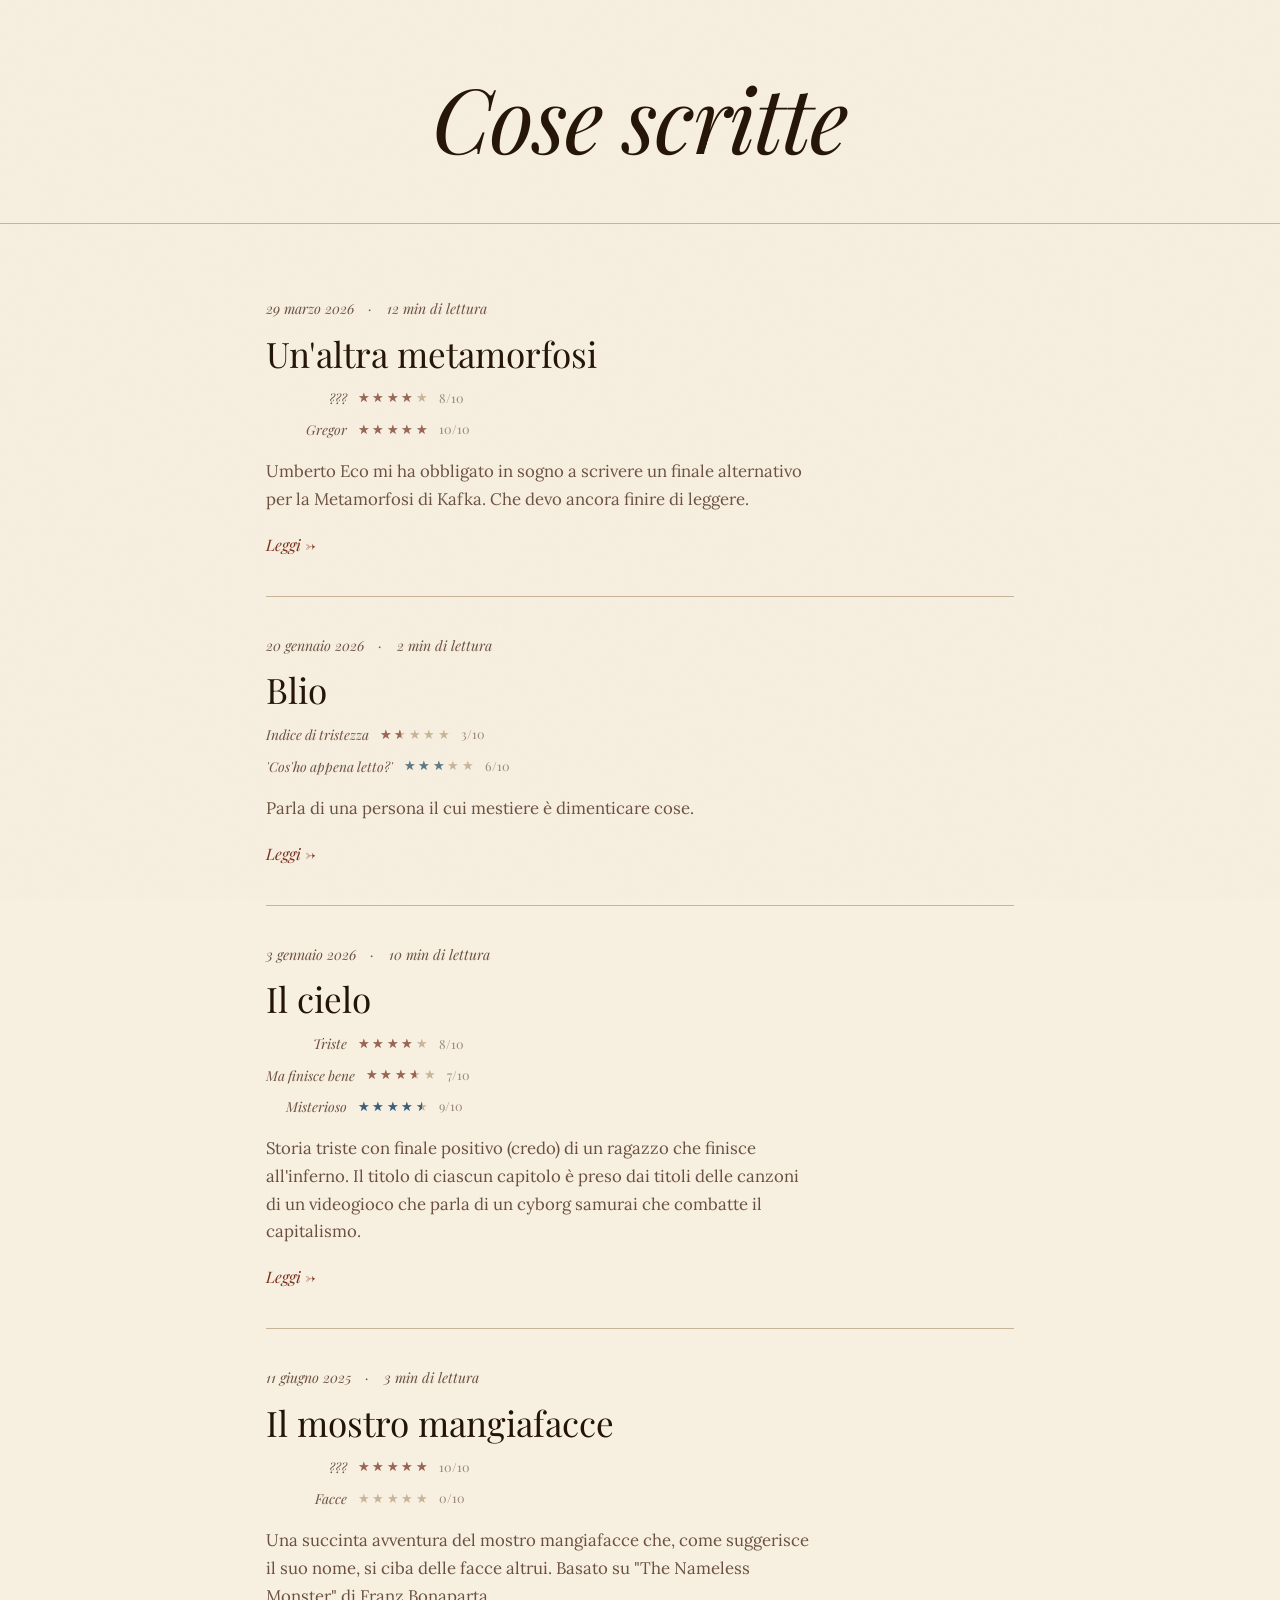
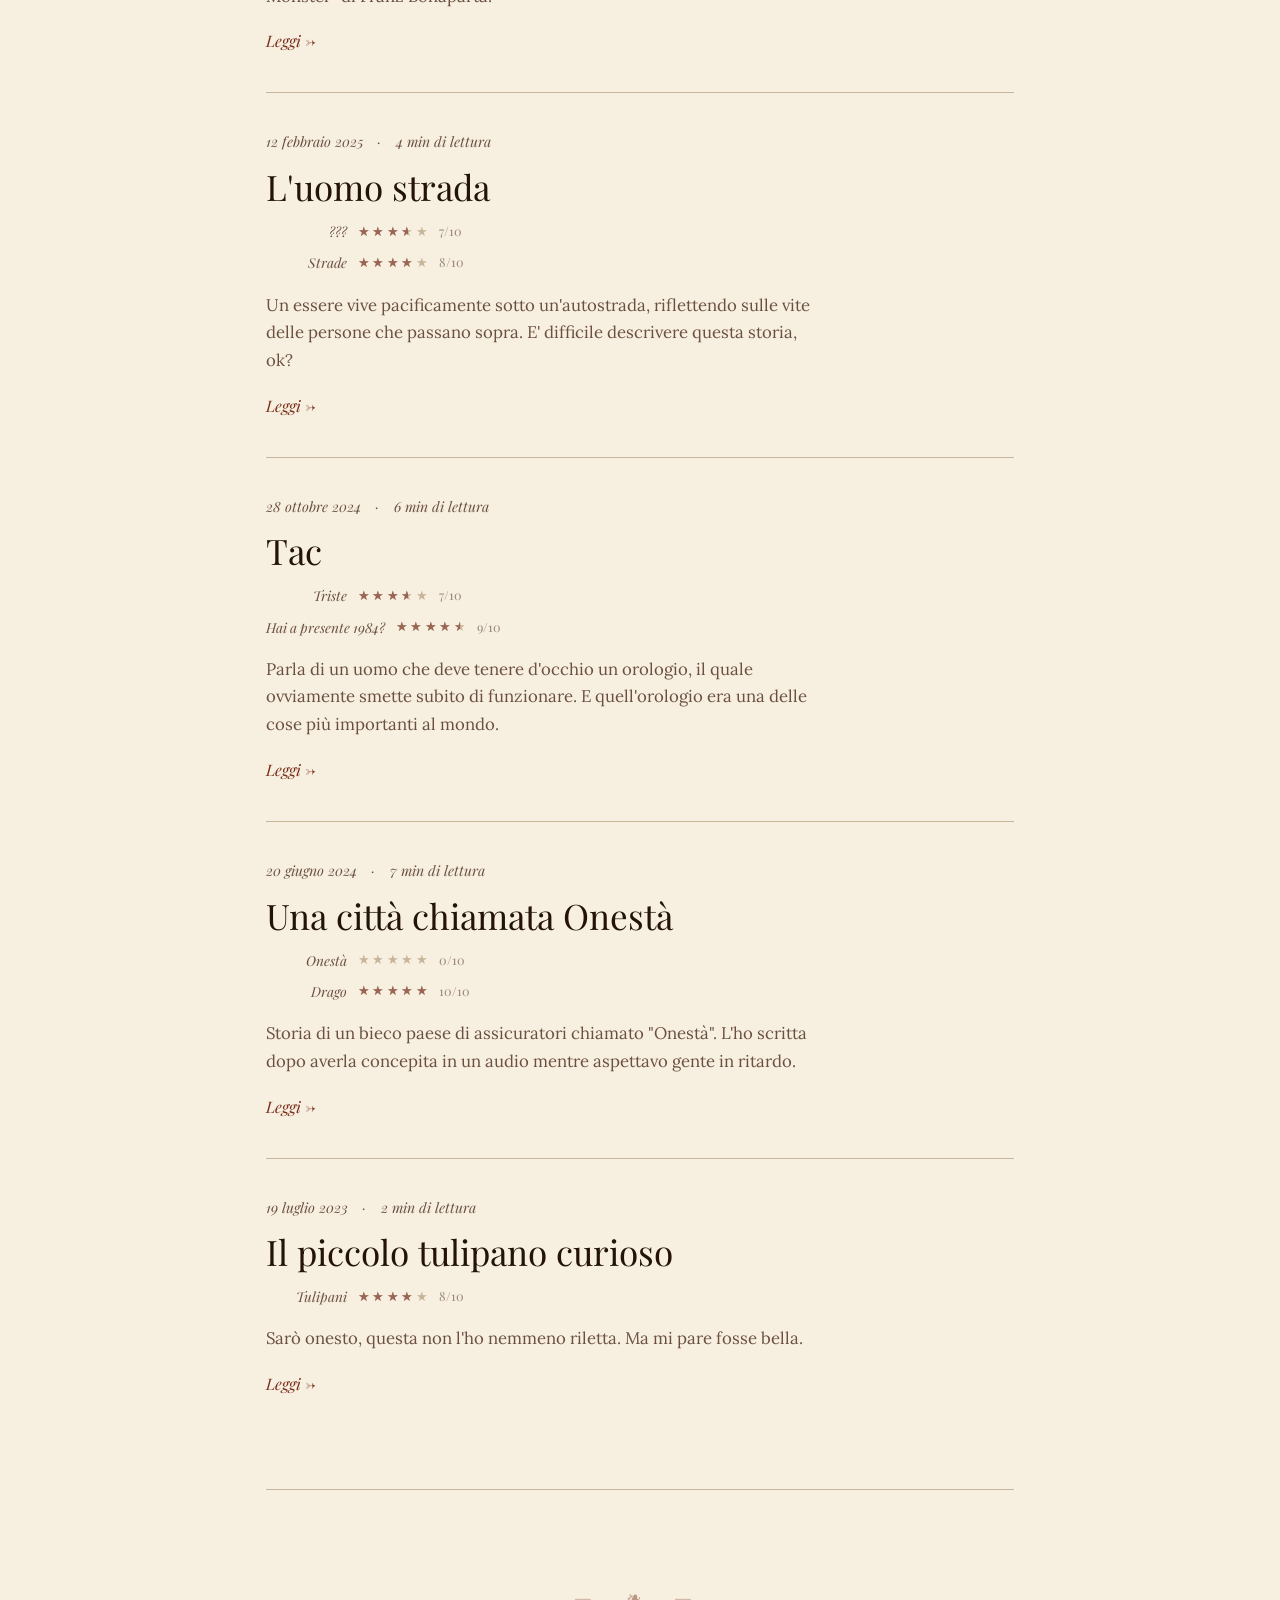
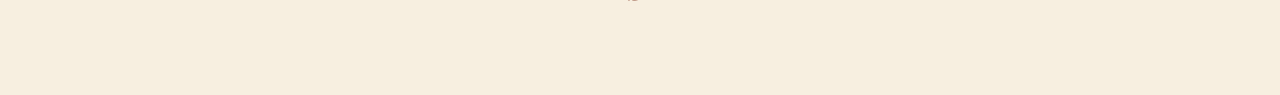
<file: index.html>
<!DOCTYPE html>
<html lang="it">
<head>
  <meta charset="UTF-8">
  <meta name="viewport" content="width=device-width, initial-scale=1.0">
  <meta name="description" content="Cose scritte">
  <title>Cose scritte</title>
  <link rel="stylesheet" href="css/style.css">
  <!-- Google Analytics -->
 <script async src="https://www.googletagmanager.com/gtag/js?id=G-CT8GDPCRQW"></script>
 <script>
  window.dataLayer = window.dataLayer || [];
  function gtag(){dataLayer.push(arguments);}
  gtag('js', new Date());
  gtag('config', 'G-CT8GDPCRQW');
 </script>
</head>
<body>

  <header class="testata">
    <h1 class="testata-titolo">Cose scritte</h1>
    <p class="testata-sottotitolo"></p>
  </header>

  <main class="contenitore">
    <div id="lista-storie-contenitore">
      <p class="caricamento">Caricamento…</p>
    </div>

    <footer class="pie-pagina">
      <div class="ornamento">— ❧ —</div>
    </footer>
  </main>

  <script src="js/app.js"></script>
</body>
</html>
</file>
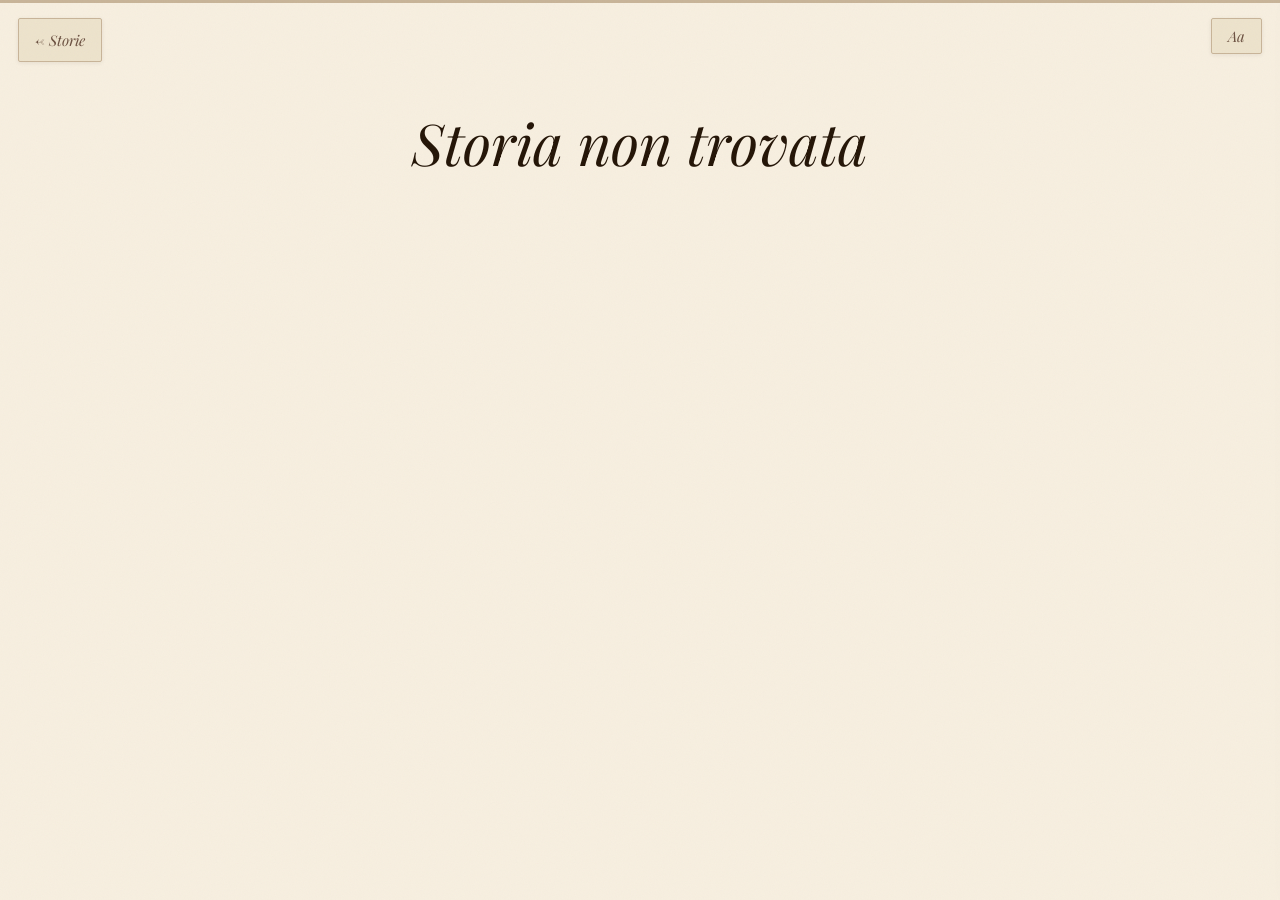
<file: storia.html>
<!DOCTYPE html>
<html lang="it">
<head>
  <meta charset="UTF-8">
  <meta name="viewport" content="width=device-width, initial-scale=1.0">
  <title>Cose scritte</title>
  <link rel="stylesheet" href="css/style.css">
  <!-- Google Analytics -->
 <script async src="https://www.googletagmanager.com/gtag/js?id=G-CT8GDPCRQW"></script>
 <script>
  window.dataLayer = window.dataLayer || [];
  function gtag(){dataLayer.push(arguments);}
  gtag('js', new Date());
  gtag('config', 'G-CT8GDPCRQW');
 </script>
</head>
<body>

  <!-- Barra di avanzamento lettura -->
  <div class="barra-progresso-contenitore" id="barraProgresso">
    <div class="barra-progresso" id="barraProgressoInner"></div>
  </div>

  <!-- Pulsante: torna alla lista -->
  <a href="index.html" class="btn-indietro">← Storie</a>

  <!-- Pulsante: apri impostazioni -->
  <button class="btn-impostazioni" id="btnImpostazioni" aria-label="Impostazioni di lettura">Aa</button>

  <!-- Overlay semi-trasparente per chiudere il pannello -->
  <div class="overlay" id="overlay"></div>

  <!-- Pannello impostazioni -->
  <aside class="pannello-impostazioni" id="pannelloImpostazioni" aria-label="Impostazioni di lettura">
    <div class="pannello-titolo">
      <span>Impostazioni lettura</span>
      <button class="chiudi-pannello" id="chiudiPannello" aria-label="Chiudi">✕</button>
    </div>

    <!-- Tema -->
    <div class="impostazione-gruppo">
      <p class="impostazione-etichetta">Tema</p>
      <div class="opzioni-tema" role="group" aria-label="Scegli tema">
        <button class="btn-tema attivo" data-tema="chiaro">Chiaro</button>
        <button class="btn-tema" data-tema="scuro">Scuro</button>
        <button class="btn-tema" data-tema="grigio">Grigio</button>
      </div>
    </div>

    <!-- Dimensione testo -->
    <div class="impostazione-gruppo">
      <p class="impostazione-etichetta">Dimensione testo</p>
      <div class="controllo-dimensione">
        <button class="btn-dimensione" id="diminuisci" aria-label="Riduci testo">A−</button>
        <span class="dimensione-corrente" id="dimensioneCorrente">Medio</span>
        <button class="btn-dimensione" id="aumenta" aria-label="Aumenta testo">A+</button>
      </div>
    </div>

    <!-- Modalità di lettura -->
    <div class="impostazione-gruppo">
      <p class="impostazione-etichetta">Modalità di lettura</p>
      <div class="opzioni-modalita" role="group" aria-label="Scegli modalità">
        <button class="btn-modalita attivo" data-modalita="scorri">📜 Scorri</button>
        <button class="btn-modalita" data-modalita="libro">📖 Libro</button>
      </div>
    </div>

    <!-- Toggle barra avanzamento -->
    <div class="impostazione-gruppo">
      <div class="toggle-riga">
        <p class="impostazione-etichetta">Barra avanzamento</p>
        <label class="toggle" aria-label="Mostra barra avanzamento">
          <input type="checkbox" id="toggleProgresso" checked>
          <span class="toggle-cursore"></span>
        </label>
      </div>
    </div>
  </aside>

  <!-- Contenuto della storia -->
  <article id="contenuto-storia">
    <header class="intestazione-storia">
      <div class="storia-meta" id="storia-meta"></div>
      <h1 id="storia-titolo">Caricamento…</h1>
    </header>
    <div class="testo-storia" id="testo-storia"></div>
  </article>

  <!-- Navigazione modalità libro (nascosta di default) -->
  <nav class="navigazione-ebook nascosta" id="navigazioneEbook" aria-label="Navigazione pagine">
    <button class="nav-ebook-btn" id="paginaPrecedente" aria-label="Pagina precedente">← Precedente</button>
    <span class="nav-ebook-info" id="infoPagina" aria-live="polite">Pagina 1 di 1</span>
    <button class="nav-ebook-btn" id="paginaSuccessiva" aria-label="Pagina successiva">Successiva →</button>
  </nav>

  <script src="js/reader.js"></script>
</body>
</html>
</file>
<file: css/style.css>
/* ============================================================
   COSE SCRITTE — Foglio di stile principale
   Caratteri: Playfair Display (titoli) · Lora (corpo testo)
   ============================================================ */

@import url('https://fonts.googleapis.com/css2?family=Playfair+Display:ital,wght@0,400;0,600;0,700;1,400;1,600&family=Lora:ital,wght@0,400;0,500;1,400;1,500&display=swap');

/* === Variabili di tema === */
:root {
  --bg:           #F7EFE0;
  --bg-alt:       #EDE3CC;
  --bg-card:      #F2E8D5;
  --text:         #231406;
  --text-muted:   #6B5040;
  --accent:       #7A2E1A;
  --accent-soft:  rgba(122, 46, 26, 0.12);
  --border:       #C8B498;
  --shadow:       rgba(35, 20, 6, 0.08);

  --font-body:    'Lora', Georgia, serif;
  --font-display: 'Playfair Display', Georgia, serif;
  --font-size:    18px;
  --line-height:  1.9;
  --max-width:    66ch;

  --transition:   0.22s ease;
  --radius:       2px;
}

[data-tema="scuro"] {
  --bg:           #1A0F07;
  --bg-alt:       #241508;
  --bg-card:      #1F1209;
  --text:         #EEE4D0;
  --text-muted:   #9E8A74;
  --accent:       #C4714E;
  --accent-soft:  rgba(196, 113, 78, 0.15);
  --border:       #3D2A18;
  --shadow:       rgba(0, 0, 0, 0.35);
}

[data-tema="grigio"] {
  --bg:           #F0F0EC;
  --bg-alt:       #E4E4E0;
  --bg-card:      #EAEAE6;
  --text:         #181818;
  --text-muted:   #5A5A5A;
  --accent:       #3A3A3A;
  --accent-soft:  rgba(58, 58, 58, 0.1);
  --border:       #C8C8C4;
  --shadow:       rgba(0, 0, 0, 0.06);
}

/* === Font size variants === */
[data-dimensione="piccolo"]     { --font-size: 15px; }
[data-dimensione="medio"]       { --font-size: 18px; }
[data-dimensione="grande"]      { --font-size: 20px; }
[data-dimensione="molto-grande"]{ --font-size: 23px; }

/* === Reset === */
*, *::before, *::after {
  box-sizing: border-box;
  margin: 0;
  padding: 0;
}

html {
  font-size: var(--font-size);
  scroll-behavior: smooth;
  -webkit-text-size-adjust: 100%;
}

body {
  background-color: var(--bg);
  color: var(--text);
  font-family: var(--font-body);
  line-height: var(--line-height);
  transition:
    background-color var(--transition),
    color var(--transition);
  min-height: 100vh;
}

/* Grain paper texture overlay */
body::after {
  content: '';
  position: fixed;
  inset: 0;
  pointer-events: none;
  z-index: 9999;
  opacity: 0.035;
  background-image: url("data:image/svg+xml,%3Csvg xmlns='http://www.w3.org/2000/svg' width='300' height='300'%3E%3Cfilter id='n'%3E%3CfeTurbulence type='fractalNoise' baseFrequency='0.85' numOctaves='4' stitchTiles='stitch'/%3E%3C/filter%3E%3Crect width='300' height='300' filter='url(%23n)'/%3E%3C/svg%3E");
}

/* === Typography === */
h1, h2, h3, h4, h5 {
  font-family: var(--font-display);
  font-weight: 400;
  line-height: 1.2;
  color: var(--text);
}

a {
  color: var(--accent);
  text-decoration: none;
  transition: opacity var(--transition);
}
a:hover { opacity: 0.7; }

strong { font-weight: 600; }
em     { font-style: italic; }

/* === Layout container === */
.contenitore {
  max-width: 820px;
  margin: 0 auto;
  padding: 0 2rem;
}

/* ============================================================
   HOMEPAGE — Testata
   ============================================================ */
.testata {
  text-align: center;
  padding: 3.5rem 2rem 2.5rem;
  border-bottom: 1px solid var(--border);
  position: relative;
}

.testata-titolo {
  font-family: var(--font-display);
  font-size: clamp(2.8rem, 9vw, 5rem);
  font-style: italic;
  font-weight: 400;
  letter-spacing: -0.02em;
  color: var(--text);
  margin-bottom: 0.4rem;
  animation: saliSu 0.6s ease both;
}

.testata-sottotitolo {
  font-family: var(--font-display);
  font-style: italic;
  font-size: 0.82rem;
  color: var(--text-muted);
  letter-spacing: 0.2em;
  text-transform: uppercase;
  animation: saliSu 0.6s 0.1s ease both;
}

/* ============================================================
   ORNAMENTO
   ============================================================ */
.ornamento {
  text-align: center;
  color: var(--accent);
  font-size: 1rem;
  margin: 2.5rem 0;
  opacity: 0.45;
  letter-spacing: 0.8em;
  user-select: none;
}

/* ============================================================
   HOMEPAGE — Lista storie
   ============================================================ */
.lista-storie {
  list-style: none;
  padding: 2rem 0 0;
}

.storia-anteprima {
  padding: 2rem 0;
  border-bottom: 1px solid var(--border);
  animation: saliSu 0.45s ease both;
  transition: background-color var(--transition);
}

.storia-anteprima:last-child {
  border-bottom: none;
}

.storia-anteprima:nth-child(1) { animation-delay: 0.05s; }
.storia-anteprima:nth-child(2) { animation-delay: 0.10s; }
.storia-anteprima:nth-child(3) { animation-delay: 0.15s; }
.storia-anteprima:nth-child(4) { animation-delay: 0.20s; }
.storia-anteprima:nth-child(5) { animation-delay: 0.25s; }

.storia-meta {
  display: flex;
  align-items: center;
  flex-wrap: wrap;
  gap: 0.5rem 0.8rem;
  font-family: var(--font-display);
  font-style: italic;
  font-size: 0.78rem;
  color: var(--text-muted);
  margin-bottom: 0.55rem;
}

.storia-letta-badge {
  color: var(--accent);
  opacity: 0.8;
  font-style: normal;
}

.storia-titolo-link {
  display: block;
  margin-bottom: 0.55rem;
}

.storia-titolo-link h2 {
  font-family: var(--font-display);
  font-size: clamp(1.4rem, 4.5vw, 1.95rem);
  font-weight: 400;
  color: var(--text);
  transition: color var(--transition);
}

.storia-titolo-link:hover h2 { color: var(--accent); opacity: 1; }

.storia-estratto {
  color: var(--text-muted);
  font-size: 0.93rem;
  line-height: 1.65;
  margin-bottom: 0.9rem;
  max-width: 55ch;
}

.storia-azioni {
  display: flex;
  align-items: center;
  gap: 0.8rem;
  flex-wrap: wrap;
}

.storia-link {
  font-family: var(--font-display);
  font-style: italic;
  font-size: 0.88rem;
  color: var(--accent);
}

.bottone-riprendi {
  display: inline-block;
  padding: 0.2rem 0.65rem;
  border: 1px solid var(--accent);
  border-radius: 20px;
  font-size: 0.72rem;
  color: var(--accent);
  font-family: var(--font-body);
  letter-spacing: 0.04em;
  transition: background-color var(--transition), color var(--transition);
}
.bottone-riprendi:hover {
  background-color: var(--accent);
  color: var(--bg);
  opacity: 1;
}

/* ============================================================
   LETTORE — Struttura
   ============================================================ */
.intestazione-storia {
  padding: 5rem 2rem 2rem;
  max-width: 820px;
  margin: 0 auto;
  text-align: center;
  animation: saliSu 0.5s ease both;
}

.intestazione-storia .storia-meta {
  justify-content: center;
  margin-bottom: 1rem;
}

.intestazione-storia h1 {
  font-family: var(--font-display);
  font-size: clamp(2rem, 6vw, 3.2rem);
  font-style: italic;
  font-weight: 400;
}

.testo-storia {
  max-width: var(--max-width);
  margin: 0 auto;
  padding: 0.5rem 2rem 8rem;
  animation: saliSu 0.5s 0.1s ease both;
}

/* Drop cap on first letter */
.testo-storia > p:first-of-type::first-letter {
  font-family: var(--font-display);
  font-size: 4.2em;
  float: left;
  line-height: 0.8;
  margin: 0.06em 0.08em -0.02em 0;
  color: var(--accent);
  font-weight: 400;
}

.testo-storia p {
  margin-bottom: 1.35em;
  text-align: justify;
  hyphens: auto;
  -webkit-hyphens: auto;
}

/* ============================================================
   LETTORE — Barra di avanzamento
   ============================================================ */
.barra-progresso-contenitore {
  position: fixed;
  top: 0;
  left: 0;
  right: 0;
  height: 3px;
  background: var(--border);
  z-index: 100;
  transition: opacity var(--transition);
}
.barra-progresso-contenitore.nascosta {
  opacity: 0;
  pointer-events: none;
}
.barra-progresso {
  height: 100%;
  background: var(--accent);
  width: 0%;
  transition: width 0.15s linear;
}

/* ============================================================
   LETTORE — Navigazione ebook
   ============================================================ */
.navigazione-ebook {
  position: fixed;
  bottom: 0;
  left: 0;
  right: 0;
  background: var(--bg);
  border-top: 1px solid var(--border);
  padding: 0.85rem 2rem;
  display: flex;
  align-items: center;
  justify-content: space-between;
  z-index: 50;
  transition: background-color var(--transition), border-color var(--transition);
}
.navigazione-ebook.nascosta {
  display: none;
}

.nav-ebook-btn {
  background: none;
  border: 1px solid var(--border);
  color: var(--text);
  padding: 0.45rem 1.1rem;
  font-family: var(--font-display);
  font-style: italic;
  font-size: 0.85rem;
  cursor: pointer;
  border-radius: var(--radius);
  transition: border-color var(--transition), color var(--transition), opacity var(--transition);
}
.nav-ebook-btn:hover:not(:disabled) {
  border-color: var(--accent);
  color: var(--accent);
}
.nav-ebook-btn:disabled {
  opacity: 0.25;
  cursor: default;
}
.nav-ebook-info {
  font-family: var(--font-display);
  font-style: italic;
  font-size: 0.78rem;
  color: var(--text-muted);
}

/* ============================================================
   LETTORE — Pannello impostazioni
   ============================================================ */
.pannello-impostazioni {
  position: fixed;
  top: 0;
  right: -320px;
  width: 300px;
  height: 100vh;
  background: var(--bg-alt);
  border-left: 1px solid var(--border);
  z-index: 200;
  overflow-y: auto;
  transition: right 0.3s cubic-bezier(0.4, 0, 0.2, 1), background-color var(--transition);
  padding: 2rem 1.5rem;
  box-shadow: -4px 0 24px var(--shadow);
}
.pannello-impostazioni.aperto {
  right: 0;
}

.pannello-titolo {
  font-family: var(--font-display);
  font-style: italic;
  font-size: 1.05rem;
  margin-bottom: 2rem;
  color: var(--text);
  border-bottom: 1px solid var(--border);
  padding-bottom: 1rem;
  display: flex;
  justify-content: space-between;
  align-items: center;
}
.chiudi-pannello {
  background: none;
  border: none;
  cursor: pointer;
  color: var(--text-muted);
  font-size: 1rem;
  line-height: 1;
  padding: 0.2rem;
  transition: color var(--transition);
}
.chiudi-pannello:hover { color: var(--accent); }

.impostazione-gruppo {
  margin-bottom: 1.8rem;
}
.impostazione-etichetta {
  font-family: var(--font-display);
  font-size: 0.72rem;
  text-transform: uppercase;
  letter-spacing: 0.14em;
  color: var(--text-muted);
  margin-bottom: 0.7rem;
}

/* Tema buttons */
.opzioni-tema {
  display: flex;
  gap: 0.4rem;
}
.btn-tema {
  flex: 1;
  padding: 0.45rem 0.3rem;
  border: 1px solid var(--border);
  background: var(--bg);
  color: var(--text-muted);
  font-size: 0.78rem;
  cursor: pointer;
  border-radius: var(--radius);
  font-family: var(--font-body);
  transition: all var(--transition);
  text-align: center;
}
.btn-tema:hover,
.btn-tema.attivo {
  border-color: var(--accent);
  color: var(--accent);
}

/* Font size */
.controllo-dimensione {
  display: flex;
  align-items: center;
  gap: 0.6rem;
}
.btn-dimensione {
  width: 38px;
  height: 38px;
  border: 1px solid var(--border);
  background: var(--bg);
  color: var(--text);
  font-family: var(--font-display);
  cursor: pointer;
  border-radius: var(--radius);
  transition: all var(--transition);
  display: flex;
  align-items: center;
  justify-content: center;
  font-size: 0.88rem;
}
.btn-dimensione:hover {
  border-color: var(--accent);
  color: var(--accent);
}
.dimensione-corrente {
  flex: 1;
  font-size: 0.8rem;
  color: var(--text-muted);
  text-align: center;
  font-family: var(--font-display);
  font-style: italic;
}

/* Modalità */
.opzioni-modalita {
  display: flex;
  gap: 0.4rem;
}
.btn-modalita {
  flex: 1;
  padding: 0.5rem;
  border: 1px solid var(--border);
  background: var(--bg);
  color: var(--text-muted);
  font-size: 0.78rem;
  cursor: pointer;
  border-radius: var(--radius);
  font-family: var(--font-body);
  transition: all var(--transition);
  text-align: center;
}
.btn-modalita.attivo {
  background: var(--accent);
  color: var(--bg);
  border-color: var(--accent);
}
.btn-modalita:hover:not(.attivo) {
  border-color: var(--accent);
  color: var(--accent);
}

/* Toggle switch */
.toggle-riga {
  display: flex;
  align-items: center;
  justify-content: space-between;
  gap: 1rem;
}
.toggle-riga .impostazione-etichetta {
  margin-bottom: 0;
}
.toggle {
  position: relative;
  width: 44px;
  height: 24px;
  flex-shrink: 0;
}
.toggle input {
  opacity: 0;
  width: 0;
  height: 0;
  position: absolute;
}
.toggle-cursore {
  position: absolute;
  inset: 0;
  background: var(--border);
  border-radius: 24px;
  cursor: pointer;
  transition: background var(--transition);
}
.toggle-cursore::before {
  content: '';
  position: absolute;
  width: 18px;
  height: 18px;
  left: 3px;
  top: 3px;
  background: white;
  border-radius: 50%;
  transition: transform var(--transition);
  box-shadow: 0 1px 3px rgba(0,0,0,0.2);
}
.toggle input:checked + .toggle-cursore { background: var(--accent); }
.toggle input:checked + .toggle-cursore::before { transform: translateX(20px); }

/* ============================================================
   LETTORE — Pulsanti fissi
   ============================================================ */
.btn-indietro,
.btn-impostazioni {
  position: fixed;
  top: 1rem;
  background: var(--bg-alt);
  border: 1px solid var(--border);
  color: var(--text-muted);
  padding: 0.4rem 0.9rem;
  font-family: var(--font-display);
  font-style: italic;
  font-size: 0.82rem;
  cursor: pointer;
  border-radius: var(--radius);
  z-index: 50;
  text-decoration: none;
  transition: border-color var(--transition), color var(--transition), background-color var(--transition);
  box-shadow: 0 1px 4px var(--shadow);
}
.btn-indietro { left: 1rem; }
.btn-impostazioni { right: 1rem; }
.btn-indietro:hover,
.btn-impostazioni:hover {
  border-color: var(--accent);
  color: var(--accent);
  opacity: 1;
}

/* ============================================================
   OVERLAY
   ============================================================ */
.overlay {
  display: none;
  position: fixed;
  inset: 0;
  background: rgba(0,0,0,0.25);
  z-index: 150;
  backdrop-filter: blur(1px);
}
.overlay.attivo { display: block; }

/* ============================================================
   FOOTER
   ============================================================ */
.pie-pagina {
  text-align: center;
  padding: 2.5rem 2rem 2rem;
  color: var(--text-muted);
  font-family: var(--font-display);
  font-style: italic;
  font-size: 0.78rem;
  border-top: 1px solid var(--border);
  margin-top: 3rem;
}

/* ============================================================
   STATI
   ============================================================ */
.caricamento,
.nessuna-storia {
  text-align: center;
  padding: 5rem 2rem;
  color: var(--text-muted);
  font-family: var(--font-display);
  font-style: italic;
  font-size: 1.05rem;
}

/* ============================================================
   ANIMAZIONI
   ============================================================ */
@keyframes saliSu {
  from {
    opacity: 0;
    transform: translateY(14px);
  }
  to {
    opacity: 1;
    transform: translateY(0);
  }
}

/* ============================================================
   RESPONSIVE
   ============================================================ */
@media (max-width: 640px) {
  .contenitore,
  .testo-storia {
    padding-left: 1.25rem;
    padding-right: 1.25rem;
  }
  .testata { padding: 2.5rem 1.25rem 2rem; }
  .intestazione-storia { padding-top: 4rem; }
  .pannello-impostazioni {
    width: 100%;
    right: -100%;
  }
  .btn-indietro,
  .btn-impostazioni {
    padding: 0.35rem 0.75rem;
    font-size: 0.78rem;
  }
}

/* ============================================================
   STAMPA
   ============================================================ */
@media print {
  .btn-indietro,
  .btn-impostazioni,
  .pannello-impostazioni,
  .overlay,
  .navigazione-ebook,
  .barra-progresso-contenitore { display: none !important; }
  body { background: white; color: black; }
}

/* ============================================================
   TAG CON STELLE DI VALUTAZIONE
   ============================================================ */
.storia-tag {
  display: flex;
  flex-direction: column;
  gap: 0.3rem;
  margin-bottom: 0.9rem;
}

.tag-riga {
  display: flex;
  align-items: center;
  gap: 0.6rem;
}

.tag-nome {
  font-family: var(--font-display);
  font-style: italic;
  font-size: 0.76rem;
  color: var(--text-muted);
  min-width: 4.5rem;
  text-align: right;
  flex-shrink: 0;
}

.tag-stelle {
  display: inline-flex;
  gap: 0.08rem;
  line-height: 1;
}

/* Ogni posizione stella */
.stella-pos {
  position: relative;
  display: inline-block;
  font-size: 13px;
  width: 1em;
  height: 1em;
  line-height: 1;
}

/* Stella di sfondo — sempre visibile, rappresenta il massimo */
.stella-fondo {
  color: var(--border);
  display: block;
}

/* Stella colorata sovrapposta — clippata per full/half/empty */
.stella-fill {
  position: absolute;
  top: 0;
  left: 0;
  overflow: hidden;
  white-space: nowrap;
  display: block;
  transition: width 0.35s ease;
}
.stella-fill.piena { width: 100%; }
.stella-fill.meta  { width: 52%; } /* 52% invece di 50% per ottica */
.stella-fill.vuota { width: 0%;   }

.tag-valore {
  font-family: var(--font-display);
  font-size: 0.7rem;
  color: var(--text-muted);
  opacity: 0.65;
  font-style: normal;
  min-width: 1.6rem;
}
</file>
